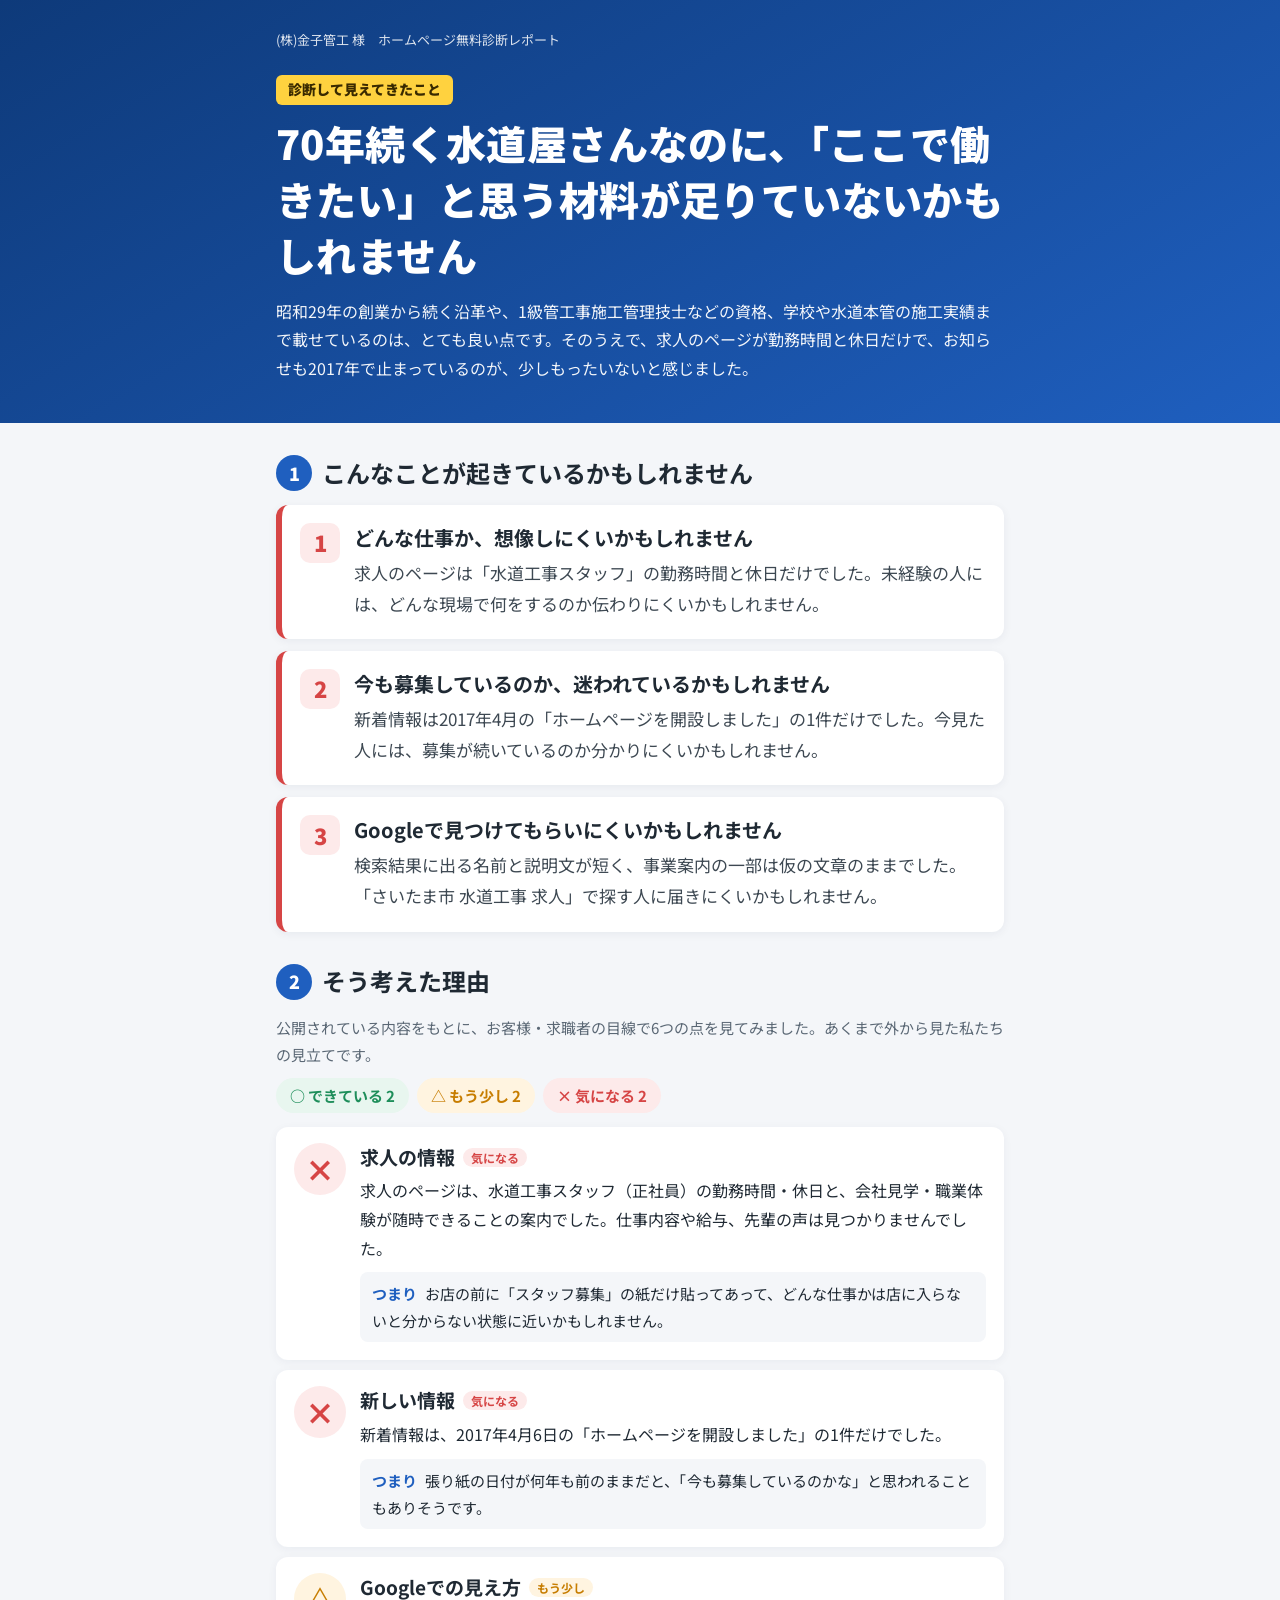
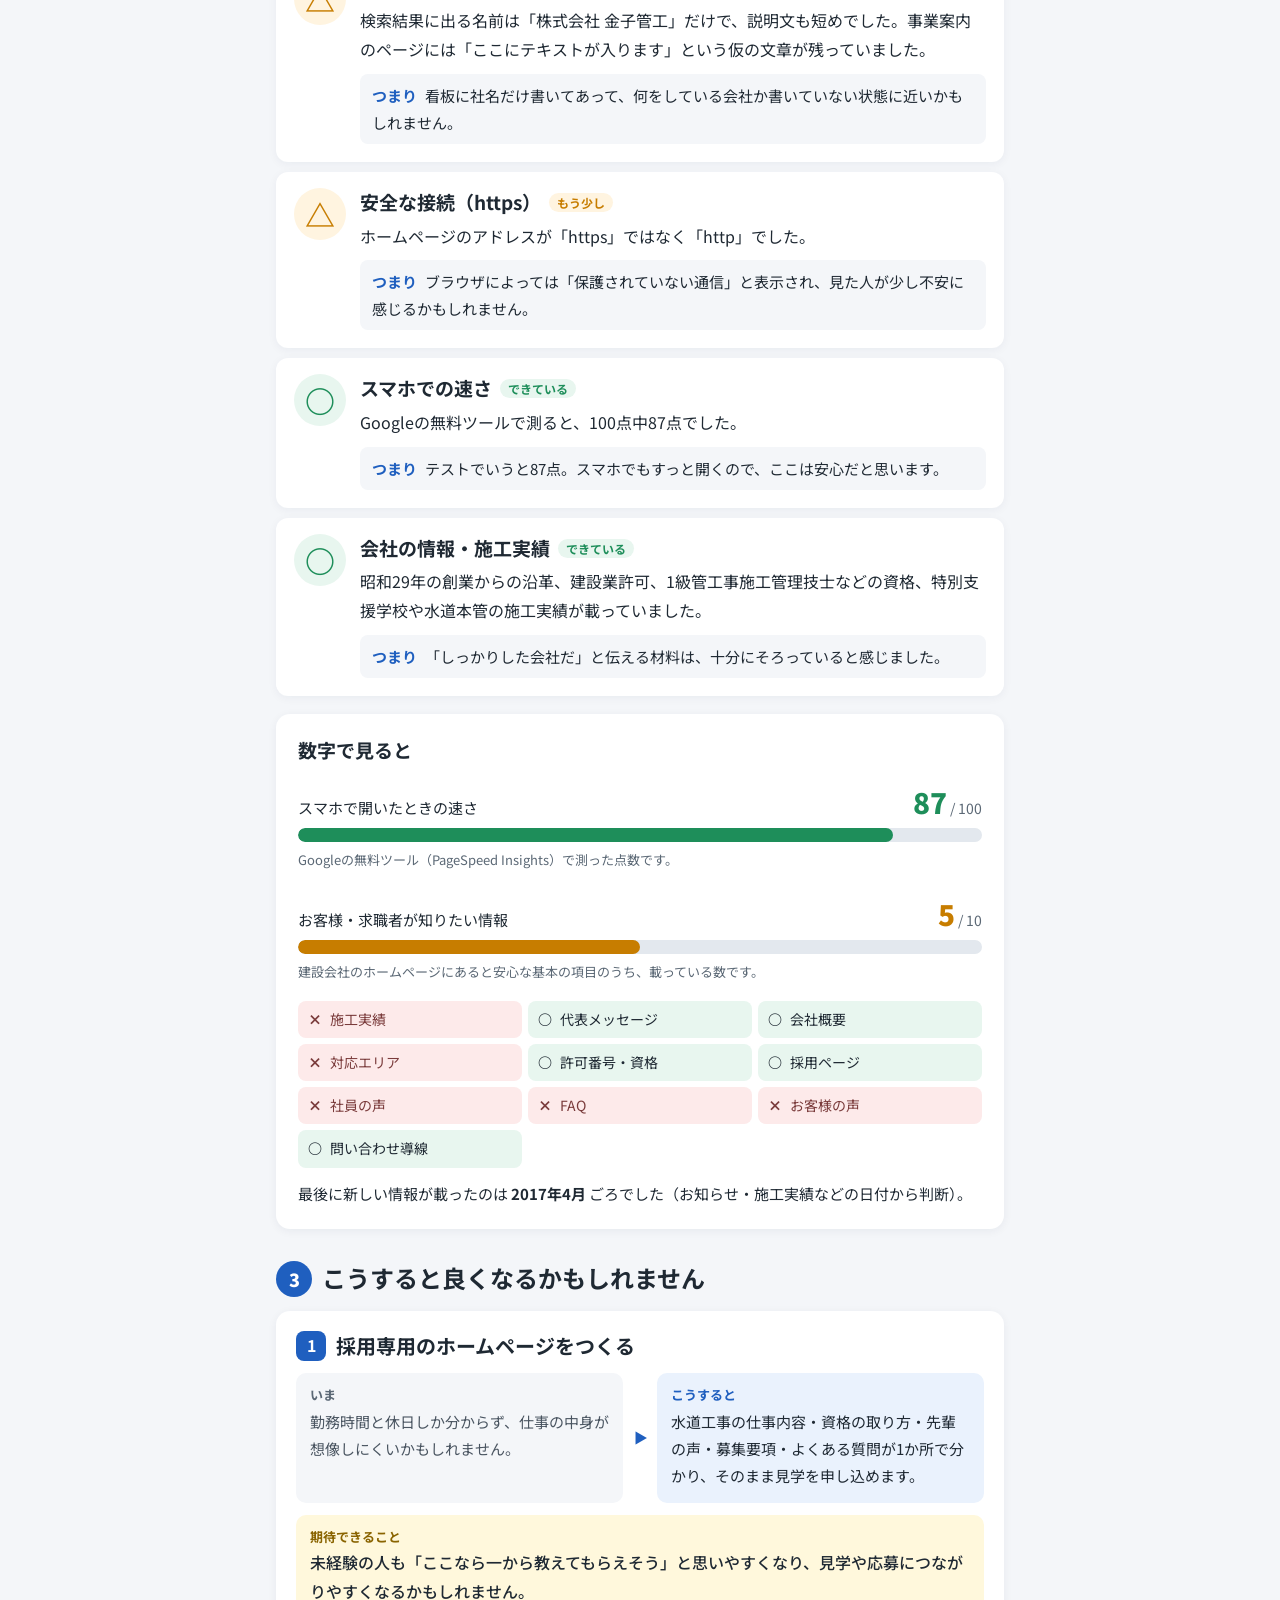
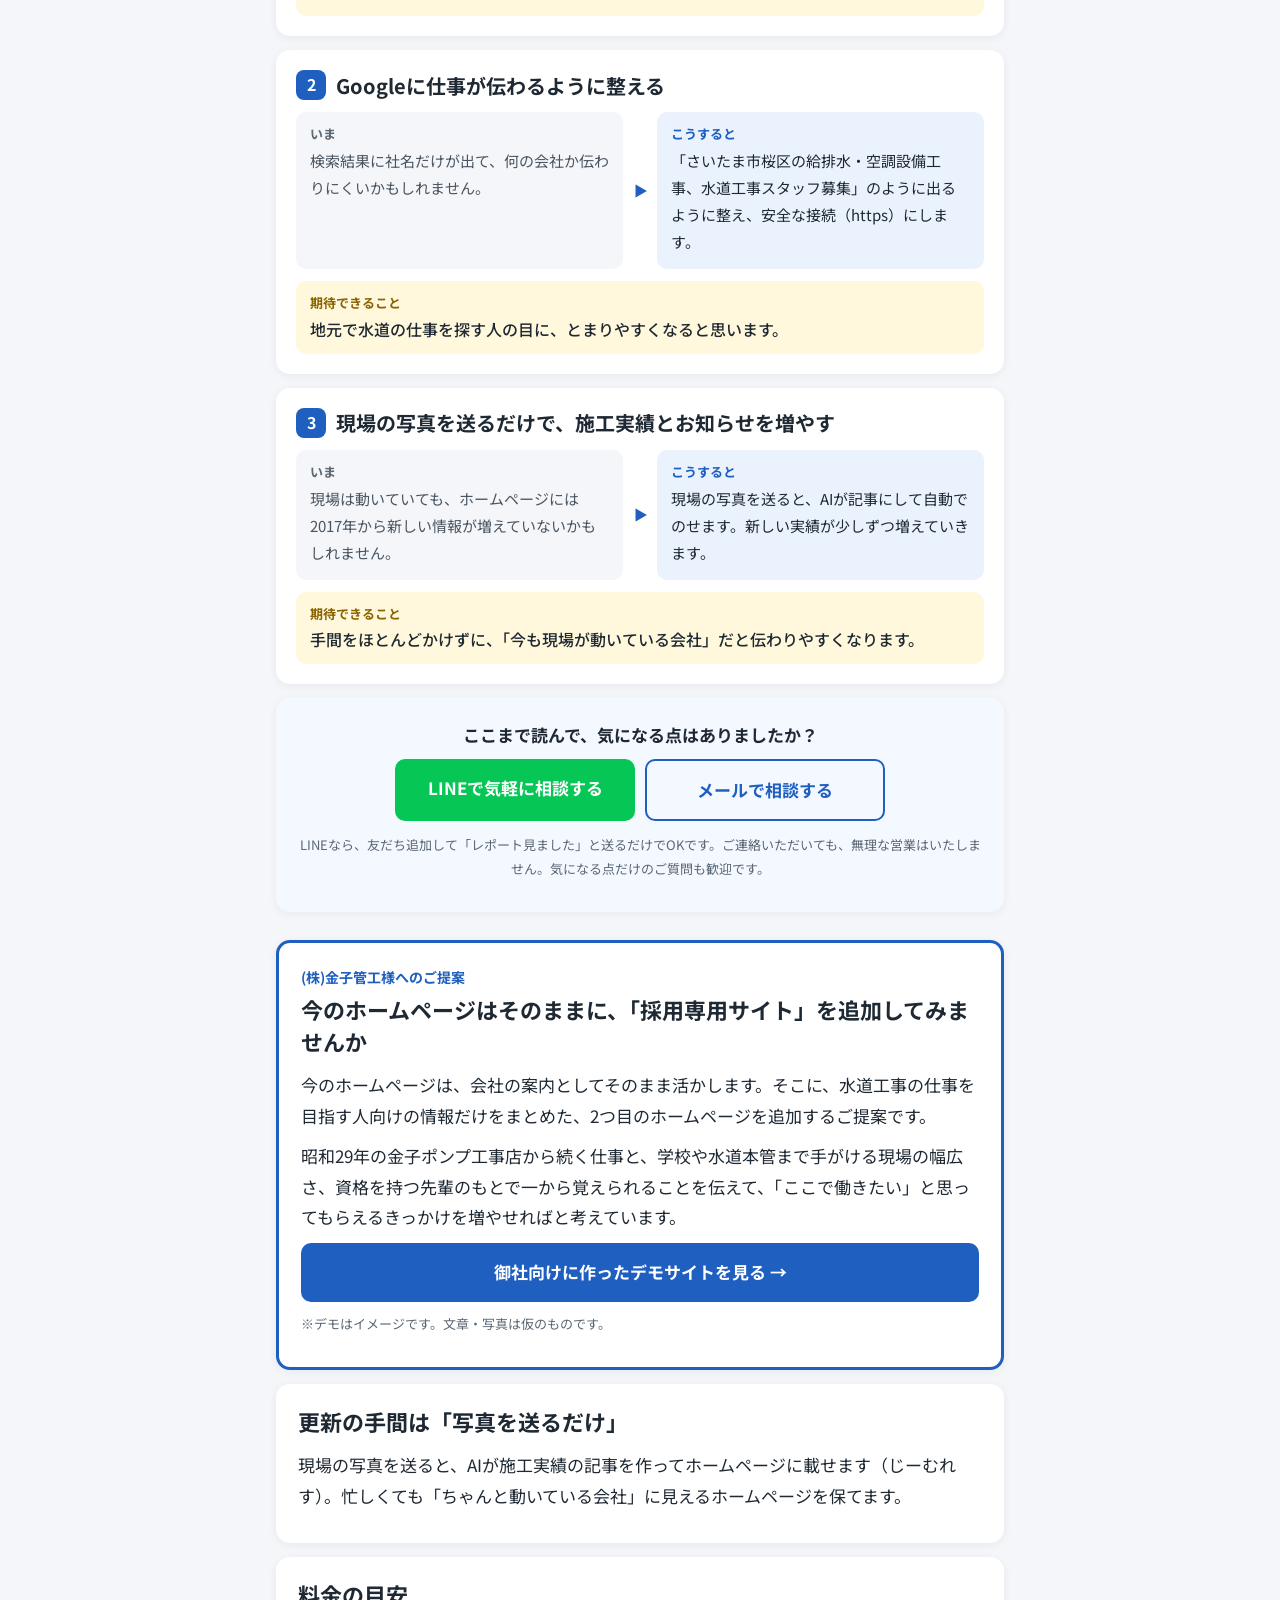
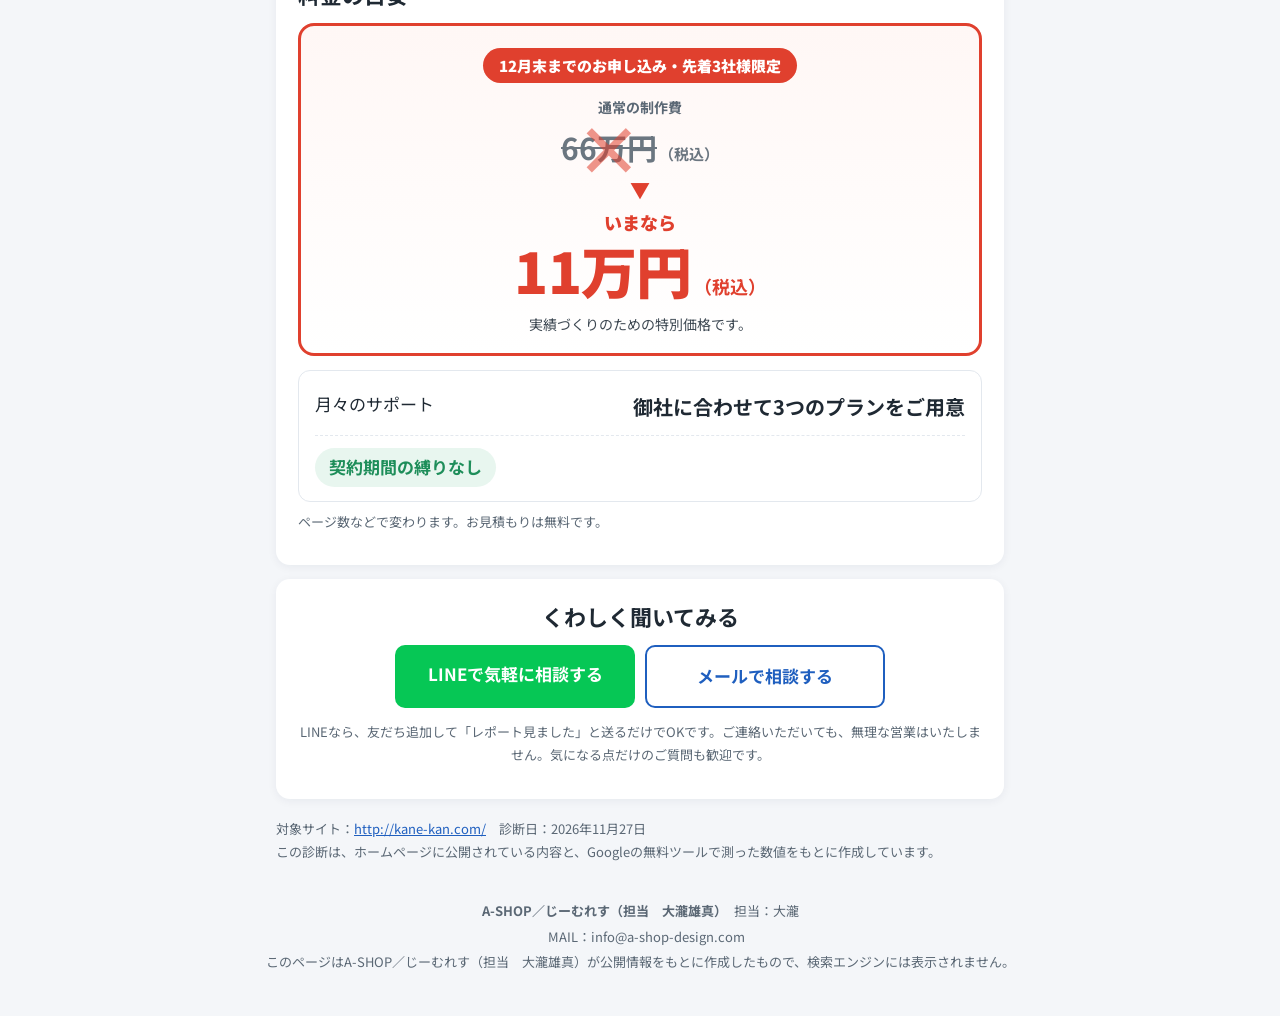
<file: index.html>
<!doctype html>
<html lang="ja">
<head>
<meta charset="utf-8">
<meta name="viewport" content="width=device-width, initial-scale=1">
<meta name="robots" content="noindex,nofollow,noarchive">
<meta name="referrer" content="no-referrer">
<title>(株)金子管工様 ホームページ無料診断レポート｜A-SHOP／じーむれす（担当　大瀧雄真）</title>

<link rel="preconnect" href="https://fonts.googleapis.com">
<link rel="preconnect" href="https://fonts.gstatic.com" crossorigin>
<link href="https://fonts.googleapis.com/css2?family=Montserrat:wght@600;700;800&family=Noto+Sans+JP:wght@400;500;700;900&display=swap" rel="stylesheet">
<link rel="stylesheet" href="assets/report.css">

<script src="assets/track.js" data-endpoint="https://script.google.com/macros/s/AKfycbwpE-IAD2MtarXB1zghsXG4T4NaQBpJMcxHvKkSg7DnIPHrKGtFezzL0gnz2e9B6DPX/exec" data-t="4cac8fy7rkmod3efdriw" defer></script>
</head>
<body>
<header class="hero">
  <div class="wrap">
    <p class="eyebrow">(株)金子管工 様　ホームページ無料診断レポート</p>
    <p class="conclusion-label">診断して見えてきたこと</p>
    <h1 class="conclusion">70年続く水道屋さんなのに、「ここで働きたい」と思う材料が足りていないかもしれません</h1>
    <p class="conclusion-note">昭和29年の創業から続く沿革や、1級管工事施工管理技士などの資格、学校や水道本管の施工実績まで載せているのは、とても良い点です。そのうえで、求人のページが勤務時間と休日だけで、お知らせも2017年で止まっているのが、少しもったいないと感じました。</p>
  </div>
</header>

<main class="wrap">
  <section class="problems">
    <h2 class="section-title"><span class="step">1</span>こんなことが起きているかもしれません</h2>
    <div class="problem">
      <div class="problem-num">1</div>
      <div><h3>どんな仕事か、想像しにくいかもしれません</h3><p>求人のページは「水道工事スタッフ」の勤務時間と休日だけでした。未経験の人には、どんな現場で何をするのか伝わりにくいかもしれません。</p></div>
    </div><div class="problem">
      <div class="problem-num">2</div>
      <div><h3>今も募集しているのか、迷われているかもしれません</h3><p>新着情報は2017年4月の「ホームページを開設しました」の1件だけでした。今見た人には、募集が続いているのか分かりにくいかもしれません。</p></div>
    </div><div class="problem">
      <div class="problem-num">3</div>
      <div><h3>Googleで見つけてもらいにくいかもしれません</h3><p>検索結果に出る名前と説明文が短く、事業案内の一部は仮の文章のままでした。「さいたま市 水道工事 求人」で探す人に届きにくいかもしれません。</p></div>
    </div>
  </section>

  <section>
    <h2 class="section-title"><span class="step">2</span>そう考えた理由</h2>
    <p class="lead">公開されている内容をもとに、お客様・求職者の目線で6つの点を見てみました。あくまで外から見た私たちの見立てです。</p>
    <div class="score-chips">
      <span class="chip ok">○ できている 2</span>
      <span class="chip warn">△ もう少し 2</span>
      <span class="chip bad">× 気になる 2</span>
    </div>
    <article class="check bad">
      <div class="check-mark" aria-label="気になる">×</div>
      <div class="check-body">
        <h3>求人の情報<span class="check-label">気になる</span></h3>
        <p class="check-result">求人のページは、水道工事スタッフ（正社員）の勤務時間・休日と、会社見学・職業体験が随時できることの案内でした。仕事内容や給与、先輩の声は見つかりませんでした。</p>
        <p class="check-meaning"><b>つまり</b>お店の前に「スタッフ募集」の紙だけ貼ってあって、どんな仕事かは店に入らないと分からない状態に近いかもしれません。</p>
      </div>
    </article><article class="check bad">
      <div class="check-mark" aria-label="気になる">×</div>
      <div class="check-body">
        <h3>新しい情報<span class="check-label">気になる</span></h3>
        <p class="check-result">新着情報は、2017年4月6日の「ホームページを開設しました」の1件だけでした。</p>
        <p class="check-meaning"><b>つまり</b>張り紙の日付が何年も前のままだと、「今も募集しているのかな」と思われることもありそうです。</p>
      </div>
    </article><article class="check warn">
      <div class="check-mark" aria-label="もう少し">△</div>
      <div class="check-body">
        <h3>Googleでの見え方<span class="check-label">もう少し</span></h3>
        <p class="check-result">検索結果に出る名前は「株式会社 金子管工」だけで、説明文も短めでした。事業案内のページには「ここにテキストが入ります」という仮の文章が残っていました。</p>
        <p class="check-meaning"><b>つまり</b>看板に社名だけ書いてあって、何をしている会社か書いていない状態に近いかもしれません。</p>
      </div>
    </article><article class="check warn">
      <div class="check-mark" aria-label="もう少し">△</div>
      <div class="check-body">
        <h3>安全な接続（https）<span class="check-label">もう少し</span></h3>
        <p class="check-result">ホームページのアドレスが「https」ではなく「http」でした。</p>
        <p class="check-meaning"><b>つまり</b>ブラウザによっては「保護されていない通信」と表示され、見た人が少し不安に感じるかもしれません。</p>
      </div>
    </article><article class="check ok">
      <div class="check-mark" aria-label="できている">○</div>
      <div class="check-body">
        <h3>スマホでの速さ<span class="check-label">できている</span></h3>
        <p class="check-result">Googleの無料ツールで測ると、100点中87点でした。</p>
        <p class="check-meaning"><b>つまり</b>テストでいうと87点。スマホでもすっと開くので、ここは安心だと思います。</p>
      </div>
    </article><article class="check ok">
      <div class="check-mark" aria-label="できている">○</div>
      <div class="check-body">
        <h3>会社の情報・施工実績<span class="check-label">できている</span></h3>
        <p class="check-result">昭和29年の創業からの沿革、建設業許可、1級管工事施工管理技士などの資格、特別支援学校や水道本管の施工実績が載っていました。</p>
        <p class="check-meaning"><b>つまり</b>「しっかりした会社だ」と伝える材料は、十分にそろっていると感じました。</p>
      </div>
    </article>

    <div class="card numbers">
      <h3>数字で見ると</h3>
      <div class="meter ok">
      <div class="meter-head"><span>スマホで開いたときの速さ</span><strong>87<small> / 100</small></strong></div>
      <div class="meter-bar"><i style="width:87%"></i></div>
      <p class="meter-note">Googleの無料ツール（PageSpeed Insights）で測った点数です。</p>
    </div>
      <div class="meter warn">
      <div class="meter-head"><span>お客様・求職者が知りたい情報</span><strong>5<small> / 10</small></strong></div>
      <div class="meter-bar"><i style="width:50%"></i></div>
      <p class="meter-note">建設会社のホームページにあると安心な基本の項目のうち、載っている数です。</p>
    </div>
      <ul class="checklist"><li class="off"><span>×</span>施工実績</li><li class="on"><span>○</span>代表メッセージ</li><li class="on"><span>○</span>会社概要</li><li class="off"><span>×</span>対応エリア</li><li class="on"><span>○</span>許可番号・資格</li><li class="on"><span>○</span>採用ページ</li><li class="off"><span>×</span>社員の声</li><li class="off"><span>×</span>FAQ</li><li class="off"><span>×</span>お客様の声</li><li class="on"><span>○</span>問い合わせ導線</li></ul>
      <p class="numbers-foot">最後に新しい情報が載ったのは <b>2017年4月</b> ごろでした（お知らせ・施工実績などの日付から判断）。</p>
    </div>

    
  </section>

  <section>
    <h2 class="section-title"><span class="step">3</span>こうすると良くなるかもしれません</h2>
    <article class="improve">
      <h3><span class="improve-num">1</span>採用専用のホームページをつくる</h3>
      <div class="ba">
        <div class="ba-before"><b>いま</b><p>勤務時間と休日しか分からず、仕事の中身が想像しにくいかもしれません。</p></div>
        <div class="ba-arrow" aria-hidden="true">▼</div>
        <div class="ba-after"><b>こうすると</b><p>水道工事の仕事内容・資格の取り方・先輩の声・募集要項・よくある質問が1か所で分かり、そのまま見学を申し込めます。</p></div>
      </div>
      <p class="merit"><b>期待できること</b>未経験の人も「ここなら一から教えてもらえそう」と思いやすくなり、見学や応募につながりやすくなるかもしれません。</p>
    </article><article class="improve">
      <h3><span class="improve-num">2</span>Googleに仕事が伝わるように整える</h3>
      <div class="ba">
        <div class="ba-before"><b>いま</b><p>検索結果に社名だけが出て、何の会社か伝わりにくいかもしれません。</p></div>
        <div class="ba-arrow" aria-hidden="true">▼</div>
        <div class="ba-after"><b>こうすると</b><p>「さいたま市桜区の給排水・空調設備工事、水道工事スタッフ募集」のように出るように整え、安全な接続（https）にします。</p></div>
      </div>
      <p class="merit"><b>期待できること</b>地元で水道の仕事を探す人の目に、とまりやすくなると思います。</p>
    </article><article class="improve">
      <h3><span class="improve-num">3</span>現場の写真を送るだけで、施工実績とお知らせを増やす</h3>
      <div class="ba">
        <div class="ba-before"><b>いま</b><p>現場は動いていても、ホームページには2017年から新しい情報が増えていないかもしれません。</p></div>
        <div class="ba-arrow" aria-hidden="true">▼</div>
        <div class="ba-after"><b>こうすると</b><p>現場の写真を送ると、AIが記事にして自動でのせます。新しい実績が少しずつ増えていきます。</p></div>
      </div>
      <p class="merit"><b>期待できること</b>手間をほとんどかけずに、「今も現場が動いている会社」だと伝わりやすくなります。</p>
    </article>
  </section>

  <section class="card cta cta-mid">
    <p class="cta-mid-lead">ここまで読んで、気になる点はありましたか？</p>
    <div class="contact-btns"><a class="btn btn-line" href="https://line.me/R/ti/p/@323csqvx" target="_blank" rel="noopener">LINEで気軽に相談する</a><a class="btn btn-ghost" href="mailto:info@a-shop-design.com?subject=(%E6%A0%AA)%E9%87%91%E5%AD%90%E7%AE%A1%E5%B7%A5%EF%BC%9A%E7%84%A1%E6%96%99%E8%A8%BA%E6%96%AD%E3%83%BB%E3%83%87%E3%83%A2%E3%81%AB%E3%81%A4%E3%81%84%E3%81%A6">メールで相談する</a></div>
<p class="small">LINEなら、友だち追加して「レポート見ました」と送るだけでOKです。ご連絡いただいても、無理な営業はいたしません。気になる点だけのご質問も歓迎です。</p>
  </section>

  <section class="card proposal-box">
    <p class="proposal-eyebrow">(株)金子管工様へのご提案</p>
    <h2>今のホームページはそのままに、「採用専用サイト」を追加してみませんか</h2>
    <p>今のホームページは、会社の案内としてそのまま活かします。そこに、水道工事の仕事を目指す人向けの情報だけをまとめた、2つ目のホームページを追加するご提案です。</p><p>昭和29年の金子ポンプ工事店から続く仕事と、学校や水道本管まで手がける現場の幅広さ、資格を持つ先輩のもとで一から覚えられることを伝えて、「ここで働きたい」と思ってもらえるきっかけを増やせればと考えています。</p>
    <p><a class="btn btn-primary btn-block" href="demo/">御社向けに作ったデモサイトを見る →</a></p><p class="small">※デモはイメージです。文章・写真は仮のものです。</p>
  </section>

  <section class="card">
    <h2>更新の手間は「写真を送るだけ」</h2>
    <p>現場の写真を送ると、AIが施工実績の記事を作ってホームページに載せます（じーむれす）。忙しくても「ちゃんと動いている会社」に見えるホームページを保てます。</p>
  </section>

  <section class="card">
    <h2>料金の目安</h2>
    <div class="deal">
  <p class="deal-ribbon">12月末までのお申し込み・先着3社様限定</p>
  <div class="deal-was"><span class="deal-label">通常の制作費</span><span class="deal-was-price"><span class="deal-was-num"><s>66万円</s><i class="deal-x" aria-hidden="true">✕</i></span><small>（税込）</small></span></div>
  <div class="deal-arrow" aria-hidden="true">▼</div>
  <div class="deal-now"><span class="deal-label">いまなら</span><strong>11万円</strong><small>（税込）</small></div>
  <p class="deal-note">実績づくりのための特別価格です。</p>
</div><div class="price">
  
  <div class="price-row"><span>月々のサポート</span><strong>御社に合わせて3つのプランをご用意</strong></div>
  <div class="price-badge">契約期間の縛りなし</div>
</div>

    <p class="small">ページ数などで変わります。お見積もりは無料です。</p>
  </section>

  <section class="card cta">
    <h2>くわしく聞いてみる</h2>
    <div class="contact-btns"><a class="btn btn-line" href="https://line.me/R/ti/p/@323csqvx" target="_blank" rel="noopener">LINEで気軽に相談する</a><a class="btn btn-ghost" href="mailto:info@a-shop-design.com?subject=(%E6%A0%AA)%E9%87%91%E5%AD%90%E7%AE%A1%E5%B7%A5%EF%BC%9A%E7%84%A1%E6%96%99%E8%A8%BA%E6%96%AD%E3%83%BB%E3%83%87%E3%83%A2%E3%81%AB%E3%81%A4%E3%81%84%E3%81%A6">メールで相談する</a></div>
<p class="small">LINEなら、友だち追加して「レポート見ました」と送るだけでOKです。ご連絡いただいても、無理な営業はいたしません。気になる点だけのご質問も歓迎です。</p>
  </section>

  <p class="about small">対象サイト：<a href="http://kane-kan.com/" rel="noopener noreferrer" target="_blank">http://kane-kan.com/</a>　診断日：2026年11月27日<br>この診断は、ホームページに公開されている内容と、Googleの無料ツールで測った数値をもとに作成しています。</p>
</main>
<footer class="sender">
<p><strong>A-SHOP／じーむれす（担当　大瀧雄真）</strong>　担当：大瀧</p>
<p>　MAIL：info@a-shop-design.com</p>
<p class="small">このページはA-SHOP／じーむれす（担当　大瀧雄真）が公開情報をもとに作成したもので、検索エンジンには表示されません。</p>
</footer>
<nav class="sticky-contact" aria-label="お問い合わせ"><a class="sc-line" href="https://line.me/R/ti/p/@323csqvx" target="_blank" rel="noopener">LINEで相談</a></nav>
</body>
</html>
</file>
<file: assets/report.css>
:root {
  --ink: #1f2933;
  --sub: #5b6875;
  --line: #e3e8ee;
  --bg: #f4f6f9;
  --card: #fff;
  --brand: #1f5fbf;
  --brand-2: #0e3a7a;
  --ok: #1e8e5a;
  --ok-bg: #e8f6ef;
  --warn: #c77d00;
  --warn-bg: #fff4e0;
  --bad: #d64545;
  --bad-bg: #fdeaea;
}
* { box-sizing: border-box; }
html { -webkit-text-size-adjust: 100%; }
body { margin: 0; font-family: 'Noto Sans JP', 'Hiragino Sans', 'Yu Gothic', sans-serif; color: var(--ink); background: var(--bg); line-height: 1.8; font-size: 17px; }
a { color: var(--brand); }
.wrap { max-width: 760px; margin: 0 auto; padding: 0 16px; }
.small { font-size: 13px; color: var(--sub); }
h2 { font-size: 22px; margin: 0 0 12px; line-height: 1.45; }
h3 { font-size: 19px; margin: 0 0 6px; line-height: 1.45; }
p { margin: 0 0 10px; }
b { font-weight: 700; }

/* 1. 結論 */
.hero { background: linear-gradient(150deg, var(--brand-2), var(--brand)); color: #fff; padding: 28px 0 40px; }
.hero .eyebrow { margin: 0 0 22px; font-size: 13px; opacity: .85; }
.conclusion-label { display: inline-block; margin: 0 0 10px; background: #ffd23f; color: #3a2a00; font-weight: 900; font-size: 14px; padding: 2px 12px; border-radius: 6px; }
.conclusion { font-size: clamp(26px, 7.2vw, 40px); font-weight: 900; line-height: 1.4; margin: 0 0 14px; letter-spacing: .01em; }
.conclusion-note { font-size: 16px; opacity: .95; margin: 0; }

main { padding: 8px 0 32px; }
.section-title { display: flex; align-items: center; gap: 10px; font-size: 24px; margin: 32px 0 14px; }
.step { flex: 0 0 auto; width: 36px; height: 36px; border-radius: 50%; background: var(--brand); color: #fff; display: inline-flex; align-items: center; justify-content: center; font-size: 18px; font-weight: 900; }
.lead { color: var(--sub); font-size: 15px; }
.card { background: var(--card); border-radius: 14px; padding: 22px; margin-bottom: 14px; box-shadow: 0 2px 10px rgba(16, 38, 70, .06); }

.problem { display: flex; gap: 14px; align-items: flex-start; background: var(--card); border-left: 6px solid var(--bad); border-radius: 12px; padding: 18px 18px 10px; margin-bottom: 12px; box-shadow: 0 2px 10px rgba(16, 38, 70, .06); }
.problem-num { flex: 0 0 auto; width: 40px; height: 40px; border-radius: 10px; background: var(--bad-bg); color: var(--bad); font-weight: 900; font-size: 22px; display: flex; align-items: center; justify-content: center; }
.problem h3 { font-size: 20px; }
.problem p { color: #3d4852; }

/* 2. 理由 */
.score-chips { display: flex; flex-wrap: wrap; gap: 8px; margin: 4px 0 14px; }
.chip { font-weight: 700; font-size: 15px; padding: 4px 14px; border-radius: 999px; }
.chip.ok { background: var(--ok-bg); color: var(--ok); } .chip.warn { background: var(--warn-bg); color: var(--warn); } .chip.bad { background: var(--bad-bg); color: var(--bad); }

.check { display: flex; gap: 14px; background: var(--card); border-radius: 12px; padding: 16px 18px 8px; margin-bottom: 10px; box-shadow: 0 2px 10px rgba(16, 38, 70, .05); }
.check-mark { flex: 0 0 auto; width: 52px; height: 52px; border-radius: 50%; font-size: 30px; font-weight: 900; display: flex; align-items: center; justify-content: center; line-height: 1; }
.check.ok .check-mark { background: var(--ok-bg); color: var(--ok); }
.check.warn .check-mark { background: var(--warn-bg); color: var(--warn); }
.check.bad .check-mark { background: var(--bad-bg); color: var(--bad); }
.check-body { flex: 1; min-width: 0; }
.check-label { font-size: 12px; font-weight: 700; margin-left: 8px; padding: 1px 8px; border-radius: 999px; vertical-align: 2px; }
.check.ok .check-label { background: var(--ok-bg); color: var(--ok); } .check.warn .check-label { background: var(--warn-bg); color: var(--warn); } .check.bad .check-label { background: var(--bad-bg); color: var(--bad); }
.check-result { font-size: 16px; }
.check-meaning { font-size: 15px; background: var(--bg); border-radius: 8px; padding: 8px 12px; }
.check-meaning b { display: inline-block; margin-right: 8px; color: var(--brand); }

.numbers { margin-top: 18px; }
.meter { margin: 14px 0 18px; }
.meter-head { display: flex; justify-content: space-between; align-items: baseline; gap: 8px; font-size: 15px; }
.meter-head strong { font-size: 28px; font-weight: 900; }
.meter-head small { font-size: 14px; color: var(--sub); font-weight: 400; }
.meter.ok strong { color: var(--ok); } .meter.warn strong { color: var(--warn); } .meter.bad strong { color: var(--bad); }
.meter-bar { height: 14px; background: var(--line); border-radius: 999px; overflow: hidden; }
.meter-bar i { display: block; height: 100%; border-radius: 999px; }
.meter.ok i { background: var(--ok); } .meter.warn i { background: var(--warn); } .meter.bad i { background: var(--bad); }
.meter-note { font-size: 13px; color: var(--sub); margin: 6px 0 0; }
.checklist { list-style: none; padding: 0; margin: 0 0 12px; display: grid; grid-template-columns: repeat(2, 1fr); gap: 6px; }
.checklist li { padding: 6px 10px; border-radius: 8px; font-size: 14px; display: flex; gap: 8px; align-items: center; }
.checklist li.on { background: var(--ok-bg); } .checklist li.off { background: var(--bad-bg); color: #7a3b3b; }
.checklist li span { font-weight: 900; width: 1em; text-align: center; }
.numbers-foot { font-size: 15px; margin: 0; }

.table { width: 100%; border-collapse: collapse; font-size: 15px; }
.table th, .table td { border-bottom: 1px solid var(--line); padding: 8px; text-align: left; }

/* 3. 改善とメリット */
.improve { background: var(--card); border-radius: 14px; padding: 20px; margin-bottom: 14px; box-shadow: 0 2px 10px rgba(16, 38, 70, .06); }
.improve h3 { display: flex; gap: 10px; align-items: center; font-size: 20px; margin-bottom: 12px; }
.improve-num { flex: 0 0 auto; width: 30px; height: 30px; border-radius: 8px; background: var(--brand); color: #fff; font-size: 16px; display: inline-flex; align-items: center; justify-content: center; }
.ba-before, .ba-after { border-radius: 10px; padding: 10px 14px 4px; font-size: 15px; }
.ba-before { background: var(--bg); color: #4a5561; }
.ba-after { background: #eaf2fd; }
.ba b { display: block; font-size: 13px; margin-bottom: 2px; }
.ba-before b { color: var(--sub); } .ba-after b { color: var(--brand); }
.ba-arrow { text-align: center; color: var(--brand); font-size: 14px; line-height: 1; padding: 6px 0; }
.merit { margin: 12px 0 0; background: #fff8dc; border-radius: 10px; padding: 10px 14px; font-size: 16px; font-weight: 500; }
.merit b { display: block; font-size: 13px; color: #8a6400; }

.proposal-box { border: 3px solid var(--brand); margin-top: 28px; }
.proposal-eyebrow { color: var(--brand); font-weight: 700; font-size: 14px; margin-bottom: 4px; }

.price { border: 1px solid var(--line); border-radius: 12px; padding: 8px 16px; margin-bottom: 8px; }
.price-row { display: flex; justify-content: space-between; gap: 12px; padding: 10px 0; border-bottom: 1px dashed var(--line); flex-wrap: wrap; }
.price-row strong { font-size: 20px; }
.price-badge { display: inline-block; margin: 12px 0 6px; background: var(--ok-bg); color: var(--ok); font-weight: 700; padding: 4px 14px; border-radius: 999px; }

.price-special { background: #fff8dc; border-radius: 10px; padding: 10px 14px; font-weight: 500; }
.price-special b { display: block; font-size: 13px; color: #8a6400; }

.cta { text-align: center; }
.contact-btns { display: flex; gap: 10px; justify-content: center; flex-wrap: wrap; margin: 8px 0 12px; }
.btn { display: inline-block; padding: 14px 22px; border-radius: 10px; text-decoration: none; font-weight: 700; }
.btn-primary { background: var(--brand); color: #fff; }
.btn-ghost { border: 2px solid var(--brand); color: var(--brand); }
.btn-block { display: block; text-align: center; }
.btn-line { background: #06c755; color: #fff; }
.contact-btns .btn { min-width: 240px; text-align: center; }
.cta-mid { background: #f4f8ff; }
.cta-mid-lead { font-weight: 700; font-size: 17px; margin: 0 0 6px; }

/* スマホ：画面下に固定する問い合わせバー */
.sticky-contact { display: none; }
@media (max-width: 719px) {
  body { padding-bottom: 64px; }
  .sticky-contact { display: flex; position: fixed; left: 0; right: 0; bottom: 0; z-index: 60; box-shadow: 0 -6px 20px -10px rgba(0, 0, 0, .3); }
  .sticky-contact a { flex: 1; display: flex; align-items: center; justify-content: center; height: 56px; font-weight: 700; text-decoration: none; font-size: 15px; color: #fff; }
  .sticky-contact .sc-line { background: #06c755; }
  .sticky-contact .sc-tel { background: var(--brand); }
  .contact-btns .btn { width: 100%; min-width: 0; }
}

.about { margin-top: 18px; word-break: break-all; }
.sender { text-align: center; font-size: 13px; color: var(--sub); padding: 24px 16px 40px; }
.sender p { margin: 2px 0; }

@media (min-width: 720px) {
  .ba { display: grid; grid-template-columns: 1fr auto 1fr; gap: 10px; align-items: stretch; }
  .ba-arrow { transform: rotate(-90deg); align-self: center; }
  .checklist { grid-template-columns: repeat(3, 1fr); }
}
@media (max-width: 420px) {
  .card, .improve { padding: 18px 16px; }
  .check { gap: 12px; padding: 14px 14px 6px; }
  .check-mark { width: 44px; height: 44px; font-size: 26px; }
}

/* 特別価格（通常 → いまなら） */
.deal { position: relative; text-align: center; background: linear-gradient(180deg, #fff7f5, #fff); border: 3px solid #e0402e; border-radius: 16px; padding: 22px 16px 16px; margin: 6px 0 14px; }
.deal-ribbon { display: inline-block; margin: 0 0 12px; background: #e0402e; color: #fff; font-weight: 900; font-size: 15px; padding: 4px 16px; border-radius: 999px; }
.deal-label { display: block; font-size: 14px; color: #5b6875; font-weight: 700; }
.deal-was-price { position: relative; display: inline-block; font-size: 30px; font-weight: 700; color: #6b7680; padding: 0 14px; }
.deal-was-price small { font-size: 15px; margin-left: 2px; }
.deal-was-price s { text-decoration-thickness: 2px; }
.deal-x { position: absolute; left: 50%; top: 50%; transform: translate(-50%, -52%); font-style: normal; font-size: 76px; line-height: 1; color: rgba(224, 64, 46, .55); font-weight: 400; pointer-events: none; }
.deal-arrow { color: #e0402e; font-size: 20px; line-height: 1; margin: 6px 0; }
.deal-now strong { font-size: 56px; font-weight: 900; color: #e0402e; line-height: 1.1; letter-spacing: -.01em; }
.deal-now small { font-size: 18px; font-weight: 700; color: #e0402e; margin-left: 2px; }
.deal-now .deal-label { color: #e0402e; font-size: 18px; font-weight: 900; }
.deal-note { margin: 10px 0 0; font-size: 14px; color: #3d4852; }
.deal-was-num { position: relative; display: inline-block; }
</file>
